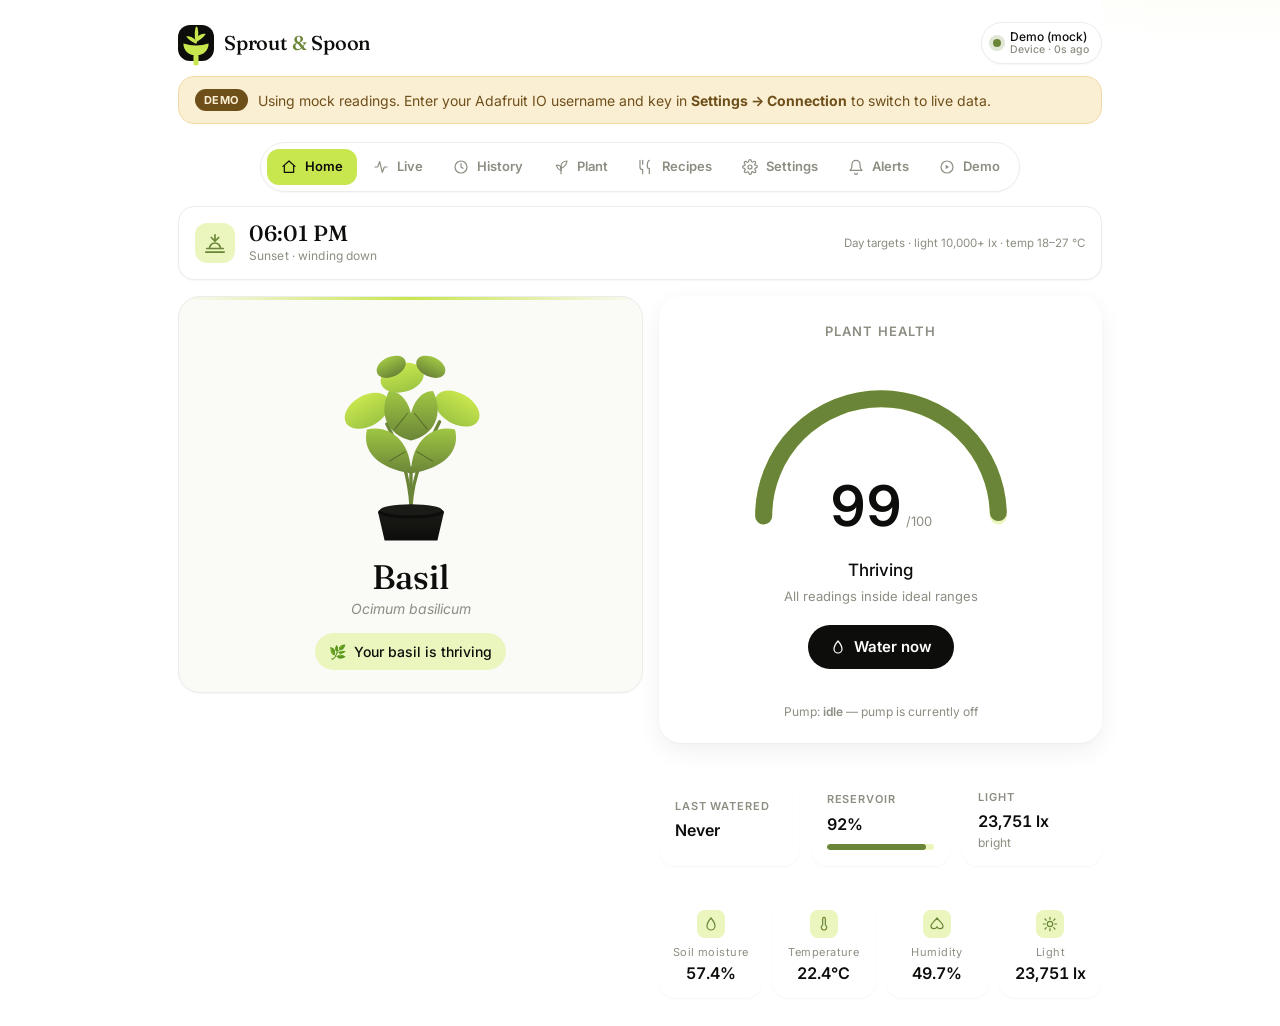
<file: herb-garden/index.html>
<!DOCTYPE html>
<html lang="en">
<head>
  <meta charset="UTF-8" />
  <meta name="viewport" content="width=device-width, initial-scale=1.0, viewport-fit=cover" />
  <meta name="theme-color" content="#FFFFFF" />
  <title>Sprout and Spoon</title>
  <link rel="preconnect" href="https://fonts.googleapis.com">
  <link rel="preconnect" href="https://fonts.gstatic.com" crossorigin>
  <link href="https://fonts.googleapis.com/css2?family=Fraunces:opsz,wght@9..144,400;9..144,500;9..144,600&family=Inter:wght@400;500;600;700&display=swap" rel="stylesheet">
  <link rel="stylesheet" href="styles.css" />
</head>
<body>

<div class="app">

  <!-- Top bar -->
  <header class="topbar">
    <div class="brand">
      <span class="logo" aria-hidden="true">
        <!-- Sprout & Spoon logo: lime spoon bowl + handle cradling a
             three-leaf sprout. Matches the standalone brand asset. -->
        <svg viewBox="0 0 200 260" xmlns="http://www.w3.org/2000/svg"
             aria-hidden="true">
          <g fill="currentColor">
            <!-- Left leaf -->
            <path d="M 100 132
                     C 84 124, 60 112, 46 92
                     C 56 86, 78 92, 92 106
                     C 100 114, 102 124, 100 132 Z"/>
            <!-- Right leaf -->
            <path d="M 100 122
                     C 116 114, 140 100, 154 78
                     C 144 72, 122 78, 108 94
                     C 100 104, 98 114, 100 122 Z"/>
            <!-- Centre leaf with curved stem -->
            <path d="M 100 132
                     C 94 110, 90 80, 96 50
                     C 100 32, 106 32, 110 50
                     C 116 78, 112 108, 102 132
                     L 100 132 Z"/>
            <!-- Spoon bowl: open at top with a soft dip in the rim,
                 curving down into a rounded base. -->
            <path d="M 30 130
                     Q 100 152 170 130
                     C 170 168, 142 196, 100 196
                     C 58 196, 30 168, 30 130 Z"/>
            <!-- Spoon handle -->
            <rect x="86" y="194" width="28" height="58" rx="6"/>
          </g>
        </svg>
      </span>
      <span class="brand-wordmark">Sprout <span class="amp">&amp;</span> Spoon</span>
    </div>

    <div class="topbar-right">
      <span class="conn-chip ok" id="conn-chip">
        <span class="dot"></span>
        <span class="conn-text">
          <span id="conn-label">Connected</span>
          <span class="conn-sync" id="conn-sync"></span>
        </span>
      </span>
    </div>
  </header>

  <!-- Demo banner (live mode, mock source only) -->
  <div class="banner" id="demo-banner">
    <span class="pill">Demo</span>
    <span id="banner-msg">Using mock readings. Enter your Adafruit IO username and key in <strong>Settings → Connection</strong> to switch to live data.</span>
  </div>

  <!-- Tab nav -->
  <nav class="tabbar">
    <div class="tabbar-inner" id="tabbar">
      <button class="tab active" data-tab="home">
        <svg viewBox="0 0 24 24" fill="none" stroke="currentColor" stroke-linecap="round" stroke-linejoin="round">
          <path d="M3 11l9-8 9 8"/><path d="M5 10v10h14V10"/>
        </svg>
        Home
      </button>
      <button class="tab" data-tab="live">
        <svg viewBox="0 0 24 24" fill="none" stroke="currentColor" stroke-linecap="round" stroke-linejoin="round">
          <path d="M3 12h4l3-8 4 16 3-8h4"/>
        </svg>
        Live
      </button>
      <button class="tab" data-tab="history">
        <svg viewBox="0 0 24 24" fill="none" stroke="currentColor" stroke-linecap="round" stroke-linejoin="round">
          <circle cx="12" cy="12" r="9"/><path d="M12 7v5l3 2"/>
        </svg>
        History
      </button>
      <button class="tab" data-tab="profile">
        <svg viewBox="0 0 24 24" fill="none" stroke="currentColor" stroke-linecap="round" stroke-linejoin="round">
          <path d="M12 22V11"/>
          <path d="M12 11c0-5 4-8 9-8-1 7-4 9-9 11z"/>
          <path d="M12 14c0-3-3-5-7-5 1 5 3 7 7 8z"/>
        </svg>
        Plant
      </button>
      <button class="tab" data-tab="recipes">
        <svg viewBox="0 0 24 24" fill="none" stroke="currentColor" stroke-linecap="round" stroke-linejoin="round">
          <path d="M3 2v10a4 4 0 0 0 4 4v6"/>
          <path d="M7 2v6"/>
          <path d="M17 2c-2 1-3 4-3 7v3a2 2 0 0 0 2 2h1v8"/>
        </svg>
        Recipes
      </button>
      <button class="tab" data-tab="settings">
        <svg viewBox="0 0 24 24" fill="none" stroke="currentColor" stroke-linecap="round" stroke-linejoin="round">
          <circle cx="12" cy="12" r="3"/>
          <path d="M19.4 15a1.6 1.6 0 0 0 .3 1.7l.1.1a2 2 0 1 1-2.8 2.8l-.1-.1a1.6 1.6 0 0 0-1.7-.3 1.6 1.6 0 0 0-1 1.5V21a2 2 0 1 1-4 0v-.1A1.6 1.6 0 0 0 9 19.4a1.6 1.6 0 0 0-1.7.3l-.1.1a2 2 0 1 1-2.8-2.8l.1-.1A1.6 1.6 0 0 0 4.6 15a1.6 1.6 0 0 0-1.5-1H3a2 2 0 1 1 0-4h.1A1.6 1.6 0 0 0 4.6 9a1.6 1.6 0 0 0-.3-1.7l-.1-.1a2 2 0 1 1 2.8-2.8l.1.1A1.6 1.6 0 0 0 9 4.6a1.6 1.6 0 0 0 1-1.5V3a2 2 0 1 1 4 0v.1a1.6 1.6 0 0 0 1 1.5 1.6 1.6 0 0 0 1.7-.3l.1-.1a2 2 0 1 1 2.8 2.8l-.1.1a1.6 1.6 0 0 0-.3 1.7c.2.4.7.6 1.1.6H21a2 2 0 1 1 0 4h-.1a1.6 1.6 0 0 0-1.5 1z"/>
        </svg>
        Settings
      </button>
      <button class="tab" data-tab="alerts">
        <svg viewBox="0 0 24 24" fill="none" stroke="currentColor" stroke-linecap="round" stroke-linejoin="round">
          <path d="M6 8a6 6 0 1 1 12 0c0 7 3 9 3 9H3s3-2 3-9"/>
          <path d="M10 21a2 2 0 0 0 4 0"/>
        </svg>
        Alerts
      </button>
      <button class="tab" data-tab="demo">
        <svg viewBox="0 0 24 24" fill="none" stroke="currentColor" stroke-linecap="round" stroke-linejoin="round">
          <circle cx="12" cy="12" r="9"/>
          <path d="M10 8.5l5 3.5-5 3.5z" fill="currentColor" stroke="none"/>
        </svg>
        Demo
      </button>
    </div>
  </nav>

  <main>
    <!-- HOME -->
    <section class="panel active" id="panel-home">
      <!-- Cycle banner: local time + day/night cycle + active targets -->
      <div class="cycle-banner" id="cycle-banner" data-cycle="day">
        <span class="cycle-icon" id="cycle-icon" aria-hidden="true"></span>
        <div class="cycle-body">
          <div class="cycle-time" id="cycle-time">--:--</div>
          <div class="cycle-mode" id="cycle-mode">Day cycle</div>
        </div>
        <div class="cycle-targets" id="cycle-targets">—</div>
      </div>

      <div class="home-grid">
        <div class="hero">
          <div class="hero-art" id="hero-art"></div>
          <h1 id="hero-name">Basil</h1>
          <p class="sci" id="hero-sci">Ocimum basilicum</p>
          <div class="status-summary">
            <span id="hero-status-icon" aria-hidden="true">🌿</span>
            <span id="hero-status">Your basil is thriving</span>
          </div>
          <p class="harvest-badge" id="harvest-badge" hidden>
            <svg viewBox="0 0 24 24" width="14" height="14" fill="none" stroke="currentColor" stroke-width="2" stroke-linecap="round" stroke-linejoin="round" aria-hidden="true">
              <path d="M5 12l4 4 10-10"/>
            </svg>
            <span>Ready to harvest — use the leaves in today's recipe</span>
          </p>
          <p class="demo-profile-note" id="demo-profile-note" hidden>
            Demo profile — switch to Basil in Settings for live readings.
          </p>
        </div>

        <div class="right-col">
          <div class="card gauge-card">
            <p class="card-title">Plant Health</p>
            <div class="gauge-wrap">
              <svg class="gauge-svg" viewBox="0 0 300 180">
                <path class="gauge-track" d="M 40 150 A 110 110 0 0 1 260 150"/>
                <path id="gauge-fill" class="gauge-fill" d="M 40 150 A 110 110 0 0 1 260 150"/>
              </svg>
              <div class="gauge-readout">
                <div><span class="gauge-number" id="gauge-num">--</span><span class="gauge-suffix"> /100</span></div>
              </div>
            </div>
            <p class="gauge-explanation" id="gauge-exp">Calculating…</p>
            <p class="gauge-sub" id="gauge-sub">Combining moisture, temperature, light & more</p>
            <div class="gauge-actions">
              <button class="btn" id="water-btn" type="button">
                <svg viewBox="0 0 24 24" width="16" height="16" fill="none" stroke="currentColor" stroke-width="1.8" stroke-linecap="round" stroke-linejoin="round">
                  <path d="M12 3s-6 7-6 12a6 6 0 0 0 12 0c0-5-6-12-6-12z"/>
                </svg>
                Water now
              </button>
            </div>
            <p class="water-feedback" id="water-feedback" role="status" aria-live="polite"></p>
            <p class="pump-status-line" id="pump-status-line">
              Pump: <span id="pump-status-value">—</span><span id="pump-status-explain"></span>
            </p>
          </div>

          <div class="strip">
            <div class="tile" id="tile-watered">
              <span class="tlabel">Last watered</span>
              <span class="tvalue" id="lw-value">Never</span>
              <span class="tsub" id="lw-sub"></span>
            </div>
            <div class="tile" id="tile-reservoir">
              <span class="tlabel">Reservoir</span>
              <span class="tvalue" id="res-value">--%</span>
              <div class="res-bar"><span id="res-bar-fill" style="width:0"></span></div>
            </div>
            <div class="tile" id="tile-light">
              <span class="tlabel">Light</span>
              <span class="tvalue" id="light-value">--</span>
              <span class="tsub" id="light-sub"></span>
            </div>
          </div>

          <div class="metrics-row" id="key-metrics"></div>
        </div>
      </div>
    </section>

    <!-- LIVE DATA -->
    <section class="panel" id="panel-live">
      <h2>Live data</h2>
      <div class="live-grid" id="live-grid"></div>
    </section>

    <!-- HISTORY -->
    <section class="panel" id="panel-history">
      <h2>History</h2>
      <p class="section-title">Recent watering</p>
      <div class="events" id="hist-water"></div>
      <p class="section-title">Recent alerts</p>
      <div class="events" id="hist-alerts"></div>
    </section>

    <!-- PLANT PROFILE -->
    <section class="panel" id="panel-profile">
      <h2>Plant profile</h2>

      <div class="herb-picker" id="herb-picker">
        <!-- Filled at runtime with the available herbs. Picking one
             updates settings.selected_plant. -->
      </div>

      <div class="card profile-card">
        <div class="header">
          <div class="art" id="profile-art"></div>
          <div>
            <h2 id="prof-name">Basil</h2>
            <p class="sci" id="prof-sci">Ocimum basilicum</p>
            <p class="live-badge" id="prof-live-badge"></p>
          </div>
        </div>
        <p class="notes" id="prof-notes"></p>

        <p class="section-title" style="margin-top:22px">At a glance</p>
        <div class="info-cards" id="info-cards"></div>

        <p class="section-title" style="margin-top:22px">Ideal ranges</p>
        <div class="ranges" id="ranges"></div>
      </div>

      <div class="card" style="margin-top:16px">
        <p class="card-title">Seasonality · UK</p>
        <p class="muted small" id="season-headline">…</p>
        <div class="season-grid" id="season-grid"></div>
        <p class="muted small" style="margin-top:10px">Practical growing guidance, not a hard forecast.</p>
      </div>
    </section>

    <!-- RECIPES -->
    <section class="panel" id="panel-recipes">
      <h2>Recipes</h2>

      <div class="card growth-card">
        <p class="card-title">Growth tracker</p>
        <div class="growth-row">
          <div class="growth-art" id="growth-art"></div>
          <div class="growth-body">
            <p class="muted small" id="growth-herb">Basil</p>
            <h3 class="growth-headline" id="growth-headline">Day —</h3>
            <p class="growth-stage" id="growth-stage">…</p>
            <p class="growth-rec" id="growth-rec">…</p>
          </div>
        </div>
        <div class="growth-bar"><span id="growth-bar-fill"></span></div>
        <div class="growth-marks" id="growth-marks"></div>
      </div>

      <div class="card recipe-card" id="recipe-card">
        <p class="card-title">Recipe of the day</p>
        <h2 class="recipe-title" id="recipe-title">—</h2>
        <p class="recipe-blurb" id="recipe-blurb">—</p>
        <p class="section-title" style="margin-top:18px">Ingredients</p>
        <ul class="ingredients" id="recipe-ingredients"></ul>
        <p class="section-title" style="margin-top:18px">Method</p>
        <ol class="method" id="recipe-method"></ol>
        <div class="recipe-actions">
          <button class="btn" id="shopping-btn" type="button">
            <svg viewBox="0 0 24 24" width="16" height="16" fill="none" stroke="currentColor" stroke-width="1.8" stroke-linecap="round" stroke-linejoin="round">
              <path d="M6 6h15l-2 9H7z"/><circle cx="9" cy="20" r="1.5"/><circle cx="18" cy="20" r="1.5"/><path d="M6 6L4 2H2"/>
            </svg>
            Shopping List
          </button>
        </div>
      </div>
    </section>

    <!-- SHOPPING — sub-view of Recipes (no tab) -->
    <section class="panel" id="panel-shopping">
      <button class="back-link" id="back-to-recipe" type="button">
        <svg viewBox="0 0 24 24" width="14" height="14" fill="none" stroke="currentColor" stroke-width="2" stroke-linecap="round" stroke-linejoin="round"><path d="M15 6l-6 6 6 6"/></svg>
        Return to Recipe
      </button>
      <h2 id="shopping-title">Shopping list</h2>
      <p class="muted" id="shopping-subtitle">—</p>
      <div class="card shopping-card">
        <ul class="shopping" id="shopping-items"></ul>
        <p class="muted small" id="shopping-status" style="margin-top:8px">—</p>
      </div>
    </section>

    <!-- SETTINGS -->
    <section class="panel" id="panel-settings">
      <h2>Settings</h2>

      <p class="section-title">Watering</p>
      <div class="form">
        <div class="field">
          <div>
            <label for="set-threshold">Moisture threshold</label>
            <p class="hint">Auto-water when moisture drops below this</p>
          </div>
          <input id="set-threshold" type="number" min="0" max="100" step="1"/>
        </div>
        <div class="field">
          <div>
            <label for="set-cooldown">Watering cooldown</label>
            <p class="hint">Minimum seconds between waterings</p>
          </div>
          <input id="set-cooldown" type="number" min="0" step="10"/>
        </div>
        <div class="field">
          <div>
            <label for="set-low-res">Low reservoir alert</label>
            <p class="hint">Refill warning below this percent</p>
          </div>
          <input id="set-low-res" type="number" min="0" max="100" step="1"/>
        </div>
      </div>

      <p class="section-title">Notifications</p>
      <div class="form">
        <div class="field">
          <div>
            <label>Show in-app banners</label>
            <p class="hint">Watering completed, low reservoir, etc.</p>
          </div>
          <label class="switch" id="sw-notifs">
            <input type="checkbox" id="set-notifs"/>
          </label>
        </div>
      </div>

      <p class="section-title">Connection</p>
      <div class="form">
        <div class="field">
          <div>
            <label for="set-source">Data source</label>
            <p class="hint">Adafruit IO (live), demo mock, or USB serial debug</p>
          </div>
          <select id="set-source">
            <option value="adafruit">Adafruit IO (live)</option>
            <option value="mock">Mock / Demo</option>
            <option value="serial">Serial (debug only)</option>
          </select>
        </div>

        <!-- Adafruit IO group (visible when source = adafruit) -->
        <div id="aio-config" hidden>
          <div class="field">
            <div>
              <label for="aio-username">Adafruit IO username</label>
              <p class="hint">Your io.adafruit.com account name</p>
            </div>
            <input id="aio-username" type="text" placeholder="your-username" autocomplete="off"/>
          </div>
          <div class="field">
            <div>
              <label for="aio-key">AIO key</label>
              <p class="hint">From io.adafruit.com/my-key. Stored locally in your browser only.</p>
            </div>
            <input id="aio-key" type="password" placeholder="aio_xxxxxxxx" autocomplete="off"/>
          </div>
          <div class="field">
            <div>
              <label for="aio-poll">Poll interval</label>
              <p class="hint">Seconds between feed reads (5–30)</p>
            </div>
            <input id="aio-poll" type="number" min="5" max="30" step="1"/>
          </div>

          <details class="aio-feeds-group">
            <summary>Feed slugs (defaults match the firmware)</summary>
            <div class="field">
              <div><label for="aio-feed-moisture">Moisture feed</label></div>
              <input id="aio-feed-moisture" type="text" placeholder="soil-moisture"/>
            </div>
            <div class="field">
              <div><label for="aio-feed-temperature">Temperature feed</label></div>
              <input id="aio-feed-temperature" type="text" placeholder="temperature"/>
            </div>
            <div class="field">
              <div><label for="aio-feed-humidity">Humidity feed</label></div>
              <input id="aio-feed-humidity" type="text" placeholder="humidity"/>
            </div>
            <div class="field">
              <div><label for="aio-feed-light">Light feed</label></div>
              <input id="aio-feed-light" type="text" placeholder="light-level"/>
            </div>
            <div class="field">
              <div><label for="aio-feed-reservoir">Reservoir feed</label></div>
              <input id="aio-feed-reservoir" type="text" placeholder="water-reservoir"/>
            </div>
            <div class="field">
              <div><label for="aio-feed-pump">Pump status feed</label></div>
              <input id="aio-feed-pump" type="text" placeholder="pump-status"/>
            </div>
            <div class="field">
              <div><label for="aio-feed-cmd">Water command feed</label></div>
              <input id="aio-feed-cmd" type="text" placeholder="water-command"/>
            </div>
            <div class="field">
              <div><label for="aio-feed-herb">Selected herb feed</label></div>
              <input id="aio-feed-herb" type="text" placeholder="selected-herb"/>
            </div>
          </details>

          <div class="field">
            <div>
              <label>Connection status</label>
              <p class="hint" id="aio-status-hint">Not yet connected</p>
            </div>
            <button class="btn ghost" id="test-aio" type="button">Test connection</button>
          </div>
        </div>

        <!-- Serial debug group (hidden unless serial is selected) -->
        <div class="field" id="serial-status-row" hidden>
          <div>
            <label>Serial port (debug)</label>
            <p class="hint" id="serial-port-hint">Not connected</p>
          </div>
          <button class="btn ghost" id="connect-serial">Connect Arduino</button>
        </div>
      </div>

      <p class="section-title">Garden</p>
      <div class="form">
        <div class="field">
          <div>
            <label for="set-plant">Currently growing</label>
            <p class="hint">Basil is wired to live readings. Others are demo profiles.</p>
          </div>
          <select id="set-plant"></select>
        </div>
        <div class="field">
          <div>
            <label>How did you start this herb?</label>
            <p class="hint" id="plant-source-hint">Drives growth-stage and harvest predictions in Recipes.</p>
          </div>
          <div class="plant-source-toggle" id="plant-source-toggle" role="radiogroup" aria-label="Plant source">
            <button type="button" class="ps-opt" data-value="seeds" role="radio" aria-checked="false">
              <span class="ps-icon" aria-hidden="true">
                <svg viewBox="0 0 24 24" width="14" height="14" fill="none" stroke="currentColor" stroke-width="1.8" stroke-linecap="round" stroke-linejoin="round">
                  <path d="M12 22V11"/>
                  <path d="M12 11c0-5 4-8 9-8-1 7-4 9-9 11z"/>
                  <path d="M12 14c0-3-3-5-7-5 1 5 3 7 7 8z"/>
                </svg>
              </span>
              From seed
            </button>
            <button type="button" class="ps-opt" data-value="mature" role="radio" aria-checked="false">
              <span class="ps-icon" aria-hidden="true">
                <svg viewBox="0 0 24 24" width="14" height="14" fill="none" stroke="currentColor" stroke-width="1.8" stroke-linecap="round" stroke-linejoin="round">
                  <path d="M6 6h15l-2 9H7z"/>
                  <circle cx="9" cy="20" r="1.5"/>
                  <circle cx="18" cy="20" r="1.5"/>
                  <path d="M6 6L4 2H2"/>
                </svg>
              </span>
              Shop-bought / mature
            </button>
          </div>
        </div>
        <div class="field">
          <div>
            <label for="set-planted-date" id="planted-date-label">Planted date</label>
            <p class="hint" id="planted-hint">Used by Recipes for growth tracking</p>
          </div>
          <input id="set-planted-date" type="date"/>
        </div>
      </div>
    </section>

    <!-- ALERTS -->
    <section class="panel" id="panel-alerts">
      <h2>Alerts</h2>
      <div class="events" id="all-alerts"></div>
    </section>

    <!-- DEMO — guided walkthrough of the auto-water workflow. The moisture
         on this page is driven entirely by the demo state machine; it
         does NOT reflect the live sensor. The only real action is the
         water:8000 POST to Adafruit IO when moisture crosses 35%. -->
    <section class="panel" id="panel-demo">
      <h2>Demo</h2>
      <p class="demo-intro">
        Press <strong>Start Demo</strong> and watch the auto-water workflow
        play out: moisture drifts down from 37%, crosses the 35% threshold,
        the app posts <code>water:8000</code> to your Adafruit IO water-command
        feed, and the moisture recovers toward a healthy level.
      </p>

      <div class="demo-toast" id="demo-toast" hidden role="status" aria-live="polite">
        <span class="ico" aria-hidden="true">
          <svg viewBox="0 0 24 24" width="14" height="14" fill="none" stroke="currentColor" stroke-width="2" stroke-linecap="round" stroke-linejoin="round">
            <path d="M5 12l4 4 10-10"/>
          </svg>
        </span>
        <div class="body">
          <div class="title" id="demo-toast-title">—</div>
          <div class="sub" id="demo-toast-sub"></div>
        </div>
      </div>

      <div class="demo-grid">
        <div class="hero demo-hero">
          <div class="hero-art" id="demo-art"></div>
          <h1>Basil</h1>
          <p class="sci">Ocimum basilicum</p>
          <div class="status-summary">
            <span aria-hidden="true">🌿</span>
            <span id="demo-stage">Press Start Demo to begin</span>
          </div>
        </div>

        <div class="right-col">
          <div class="card demo-moisture-card">
            <p class="card-title">Soil moisture</p>
            <div class="demo-moisture-value" id="demo-moisture-value">--%</div>
            <div class="demo-moisture-bar">
              <span class="demo-moisture-fill" id="demo-moisture-fill"></span>
              <span class="demo-moisture-threshold" aria-label="Auto-water threshold at 35 percent"></span>
            </div>
            <p class="demo-moisture-hint">Auto-water triggers below <strong>35%</strong></p>
          </div>

          <div class="card gauge-card demo-gauge-card">
            <p class="card-title">Plant Health</p>
            <div class="gauge-wrap">
              <svg class="gauge-svg" viewBox="0 0 300 180">
                <path class="gauge-track" d="M 40 150 A 110 110 0 0 1 260 150"/>
                <path id="demo-gauge-fill" class="gauge-fill" d="M 40 150 A 110 110 0 0 1 260 150"/>
              </svg>
              <div class="gauge-readout">
                <div><span class="gauge-number" id="demo-gauge-num">--</span><span class="gauge-suffix"> /100</span></div>
              </div>
            </div>
            <p class="gauge-explanation" id="demo-gauge-exp">Awaiting demo start</p>
          </div>

          <div class="demo-actions">
            <button class="btn" id="demo-start" type="button">Start Demo</button>
            <button class="btn ghost" id="demo-reset" type="button" hidden>Reset Demo</button>
          </div>
          <p class="demo-post-status" id="demo-post-status" role="status" aria-live="polite"></p>
        </div>
      </div>
    </section>

  </main>
</div>

<script src="js/plants.js"></script>
<script src="js/health.js"></script>
<script src="js/storage.js"></script>
<script src="js/sources.js"></script>
<script src="js/recipes.js"></script>
<script src="js/seasonality.js"></script>
<script src="js/cycle.js"></script>
<script src="js/app.js"></script>
</body>
</html>
</file>
<file: herb-garden/styles.css>
/* ============================================================
   Sprout and Spoon — design system
   Aesthetic lime · black · white.  Mobile-first.
   ============================================================ */

:root {
  /* Surfaces */
  --bg:           #FFFFFF;
  --bg-tint:      #FAFAF7;
  --card:         #FFFFFF;
  --card-soft:    #FAFAF7;

  /* Ink */
  --ink:          #0D0E0B;
  --ink-2:        #2A2C24;
  --muted:        #8A8F82;
  --hairline:     #ECECE8;

  /* Lime palette (the only accent — used sparingly) */
  --lime:         #C8E64E;
  --lime-soft:    #EAF6BD;
  --lime-tint:    #F4FAE1;
  --lime-deep:    #6B8538;

  /* Backwards-compatible aliases so existing rules keep working.
     New rules should prefer --lime / --lime-soft / --lime-deep. */
  --sage:         var(--lime-deep);
  --sage-deep:    var(--lime-deep);
  --sage-soft:    var(--lime-soft);
  --sage-tint:    var(--lime-tint);

  /* Status accents */
  --warn:         #C9A055;
  --warn-soft:    #FBEFD3;
  --bad:          #B85C5C;
  --bad-soft:     #F6DEDE;
  --good:         var(--lime-deep);

  /* Type */
  --display: "Fraunces", "DM Serif Display", Georgia, "Times New Roman", serif;
  --sans:    "Inter", system-ui, -apple-system, "Segoe UI", Roboto,
             "Helvetica Neue", Arial, sans-serif;

  /* Radii & shadows */
  --r-sm: 10px;
  --r-md: 16px;
  --r-lg: 22px;
  --shadow-sm: 0 1px 2px rgba(13, 14, 11, .04);
  --shadow-md: 0 1px 2px rgba(13, 14, 11, .04),
               0 8px 24px rgba(13, 14, 11, .06);
  --shadow-lg: 0 2px 4px rgba(13, 14, 11, .05),
               0 18px 48px rgba(13, 14, 11, .08);

  /* Layout */
  --pad: 20px;
  --gap: 16px;
}

* { box-sizing: border-box; }
html, body { margin: 0; padding: 0; }

body {
  background: var(--bg);
  color: var(--ink-2);
  font-family: var(--sans);
  font-size: 16px;
  line-height: 1.5;
  -webkit-font-smoothing: antialiased;
  text-rendering: optimizeLegibility;
  min-height: 100vh;
  /* Single faint lime glow in the top-right corner — calm, modern. */
  background-image:
    radial-gradient(1100px 480px at 100% -240px,
                    rgba(200, 230, 78, .22) 0%,
                    rgba(200, 230, 78, 0) 60%);
  background-attachment: fixed;
}

h1, h2, h3, h4 { color: var(--ink); margin: 0; font-weight: 600; }
h1 { font-family: var(--display); font-weight: 500; }
h2 { font-family: var(--display); font-weight: 500; font-size: 28px; }
h3 { font-size: 16px; letter-spacing: .01em; }

p { margin: 0; }
button { font: inherit; cursor: pointer; }

/* ============================================================
   Layout shell
   ============================================================ */

.app {
  max-width: 980px;
  margin: 0 auto;
  min-height: 100vh;
  padding: 0 var(--pad) 110px;
}

/* Top bar */
.topbar {
  position: sticky; top: 0; z-index: 30;
  display: flex; align-items: center; justify-content: space-between;
  gap: 10px;
  padding: 16px 0 12px;
  background: linear-gradient(to bottom, var(--bg) 70%, rgba(255,255,255,0));
}
.brand {
  display: flex; align-items: center; gap: 10px;
  font-family: var(--display);
  font-size: 20px;
  color: var(--ink);
  font-weight: 500;
  white-space: nowrap;
  flex-shrink: 0;
}
.brand .logo {
  width: 36px; height: 36px;
  display: grid; place-items: center;
  background: var(--ink);
  color: var(--lime);
  border-radius: 12px;
}
.brand .brand-wordmark {
  letter-spacing: -0.01em;
}
.brand .brand-wordmark .amp {
  color: var(--lime-deep);
  font-weight: 500;
  margin: 0 1px;
}

.topbar-right { display: flex; align-items: center; gap: 6px; min-width: 0; flex-wrap: wrap; justify-content: flex-end; }

/* Connection chip */
.conn-chip {
  display: inline-flex; align-items: center; gap: 9px;
  padding: 7px 12px 7px 11px;
  border-radius: 999px;
  background: var(--card);
  box-shadow: var(--shadow-sm);
  font-size: 12px; font-weight: 500;
  color: var(--ink);
  white-space: nowrap;
  border: 1px solid var(--hairline);
}
.conn-chip .conn-text {
  display: flex; flex-direction: column; line-height: 1.15;
}
.conn-chip .conn-sync {
  color: var(--muted); font-size: 10.5px; font-weight: 500;
}
.conn-chip .conn-sync:empty { display: none; }
@media (max-width: 480px) {
  .brand { font-size: 18px; gap: 8px; }
  .brand .logo { width: 32px; height: 32px; }
  .conn-chip .conn-sync { display: none; }
  .conn-chip { padding: 6px 10px; }
}
.conn-chip .dot {
  width: 8px; height: 8px; border-radius: 50%;
  background: var(--muted);
  flex-shrink: 0;
}
.conn-chip.ok    .dot { background: var(--lime-deep); box-shadow: 0 0 0 4px rgba(107,133,56,.20); }
.conn-chip.stale .dot { background: var(--warn); box-shadow: 0 0 0 4px rgba(201,160,85,.18); }
.conn-chip.off   .dot { background: var(--bad);  box-shadow: 0 0 0 4px rgba(184,92,92,.18); }

/* Demo selector */
.demo-select {
  position: relative;
  display: inline-flex; align-items: center;
  background: var(--ink); color: var(--card);
  border-radius: 999px;
  padding: 7px 26px 7px 14px;
  font-size: 13px; font-weight: 600;
  box-shadow: var(--shadow-sm);
  max-width: 220px;
}
.demo-select .ts-label {
  margin-right: 6px;
  color: rgba(255,255,255,.65);
  font-weight: 500;
  font-size: 11px;
  text-transform: uppercase;
  letter-spacing: .08em;
}
.demo-select::before {
  content: "";
  width: 8px; height: 8px; border-radius: 50%;
  background: var(--warn);
  margin-right: 8px;
}
.demo-select select {
  appearance: none; -webkit-appearance: none;
  background: transparent; color: inherit; border: 0;
  font: inherit; padding-right: 18px; cursor: pointer;
  outline: none;
}
.demo-select::after {
  content: "";
  position: absolute; right: 12px; top: 50%;
  width: 8px; height: 8px;
  border-right: 1.5px solid currentColor;
  border-bottom: 1.5px solid currentColor;
  transform: translateY(-70%) rotate(45deg);
  pointer-events: none;
}

/* Demo banner */
.banner {
  background: var(--warn-soft);
  color: #6E4F1A;
  padding: 12px 16px;
  border-radius: var(--r-md);
  margin-bottom: 18px;
  font-size: 14px;
  display: flex; align-items: center; gap: 10px;
  border: 1px solid #EFD9A5;
}
.banner.hidden { display: none; }
.banner .pill {
  background: #6E4F1A; color: var(--warn-soft);
  padding: 3px 9px; border-radius: 999px;
  font-size: 11px; font-weight: 700; letter-spacing: .04em; text-transform: uppercase;
}

/* ============================================================
   Cards
   ============================================================ */

.card {
  background: var(--card);
  border-radius: var(--r-lg);
  box-shadow: var(--shadow-md);
  padding: 22px;
}
.card-title {
  font-size: 13px; letter-spacing: .08em; text-transform: uppercase;
  color: var(--muted); font-weight: 600;
  margin-bottom: 14px;
}

/* ============================================================
   Home: hero + gauge
   ============================================================ */

.hero {
  position: relative;
  background: var(--card-soft);
  border: 1px solid var(--hairline);
  border-radius: var(--r-lg);
  padding: 24px 22px 22px;
  box-shadow: var(--shadow-sm);
  text-align: center;
  overflow: hidden;
}
.hero::before {
  content: "";
  position: absolute; left: 0; right: 0; top: 0;
  height: 3px;
  background: linear-gradient(90deg, transparent, var(--lime), transparent);
  pointer-events: none;
}
.demo-profile-note {
  display: inline-block;
  margin-top: 10px;
  padding: 6px 12px;
  border-radius: 999px;
  background: var(--bg-tint);
  color: var(--muted);
  font-size: 12px;
}
.demo-profile-note[hidden] { display: none; }
.hero-art {
  width: 60%; max-width: 220px; aspect-ratio: 1/1;
  margin: 4px auto 14px;
  display: grid; place-items: center;
}
.hero-art svg { width: 100%; height: 100%; }
.hero h1 { font-size: 34px; line-height: 1.1; margin-bottom: 2px; }
.hero .sci {
  font-style: italic; color: var(--muted); font-size: 14px;
  margin-bottom: 14px;
}
.hero .status-summary {
  display: inline-flex; align-items: center; gap: 8px;
  padding: 8px 14px;
  background: var(--lime-soft);
  border-radius: 999px;
  color: var(--ink); font-weight: 500; font-size: 14px;
}

/* Gauge */
.gauge-card {
  margin-top: 16px;
  text-align: center;
  padding: 26px 22px 22px;
}
.gauge-wrap {
  max-width: 320px; margin: 0 auto;
  position: relative;
}
.gauge-svg { width: 100%; height: auto; display: block; }
.gauge-track { fill: none; stroke: var(--lime-soft); stroke-width: 16; stroke-linecap: round; }
.gauge-fill  { fill: none; stroke-width: 16; stroke-linecap: round;
               transition: stroke-dashoffset 700ms cubic-bezier(.2,.7,.2,1),
                           stroke 500ms ease; }
.gauge-readout {
  position: absolute; left: 0; right: 0; bottom: 14px;
  display: flex; flex-direction: column; align-items: center; gap: 2px;
}
.gauge-number {
  font-family: var(--sans);
  font-size: 56px; font-weight: 600; line-height: 1;
  color: var(--ink); font-variant-numeric: tabular-nums;
}
.gauge-suffix { color: var(--muted); font-size: 13px; }
.gauge-explanation {
  margin-top: 10px;
  font-size: 17px; font-weight: 500; color: var(--ink);
}
.gauge-sub {
  margin-top: 4px;
  font-size: 13px; color: var(--muted);
}

/* Water now button (only when not in demo scenario mode) */
.btn {
  display: inline-flex; align-items: center; justify-content: center;
  gap: 8px;
  border: 0; border-radius: 999px;
  padding: 11px 22px;
  font-weight: 600; font-size: 15px;
  background: var(--ink); color: var(--card);
  transition: transform 80ms ease, background 180ms ease;
}
.btn:hover { background: #1A1B17; }
.btn:active { transform: scale(.98); }
.btn.ghost  { background: transparent; color: var(--ink); box-shadow: inset 0 0 0 1px var(--hairline); }
.btn.ghost:hover { background: var(--bg-tint); }
.btn.full   { width: 100%; }
.btn:disabled { background: #C7CCC2; color: #fff; cursor: not-allowed; }
.btn.accent { background: var(--lime); color: var(--ink); }
.btn.accent:hover { background: #B7D63D; }
.back-link {
  appearance: none; background: transparent; border: 0;
  color: var(--muted); font: inherit; font-weight: 500;
  display: inline-flex; align-items: center; gap: 6px;
  padding: 6px 0; margin-bottom: 6px;
  cursor: pointer;
}
.back-link:hover { color: var(--ink); }

.gauge-actions { margin-top: 18px; display: flex; gap: 8px; justify-content: center; flex-wrap: wrap; }

/* Water-now feedback line — sits under the button, aria-live for SR. */
.water-feedback {
  margin: 10px auto 0;
  min-height: 1.2em;
  text-align: center;
  font-size: 13px;
  color: var(--muted);
  transition: color 200ms ease;
}
.water-feedback.info  { color: var(--ink-2); }
.water-feedback.ok    { color: var(--lime-deep); }
.water-feedback.error { color: var(--bad); }

/* Pump status line — small footnote under the water feedback. */
.pump-status-line {
  margin: 8px auto 0;
  text-align: center;
  font-size: 12px;
  color: var(--muted);
  font-variant-numeric: tabular-nums;
}
.pump-status-line[hidden] { display: none; }
.pump-status-line .ps-idle      { color: var(--muted); font-weight: 600; }
.pump-status-line .ps-running   { color: var(--lime-deep); font-weight: 600; }
.pump-status-line .ps-completed { color: var(--lime-deep); font-weight: 600; }
.pump-status-line .ps-blocked   { color: var(--warn); font-weight: 600; }
.pump-status-line .ps-error     { color: var(--bad);  font-weight: 600; }
.pump-status-line .ps-           { color: var(--muted); }

/* ============================================================
   Status strip (last watered / reservoir / light)
   ============================================================ */

.strip {
  margin-top: 16px;
  display: grid;
  grid-template-columns: repeat(3, 1fr);
  gap: 12px;
}
.strip .tile {
  background: var(--card);
  border-radius: var(--r-md);
  padding: 14px 16px;
  box-shadow: var(--shadow-sm);
  min-height: 76px;
  display: flex; flex-direction: column; justify-content: center;
}
.tile .tlabel {
  font-size: 11px; letter-spacing: .08em; text-transform: uppercase;
  color: var(--muted); font-weight: 600;
}
.tile .tvalue {
  margin-top: 4px;
  color: var(--ink); font-weight: 600;
  font-size: 16px;
  font-variant-numeric: tabular-nums;
}
.tile .tsub { color: var(--muted); font-size: 12px; margin-top: 1px; }
.tile.warn .tvalue { color: var(--warn); }
.tile.bad  .tvalue { color: var(--bad); }

/* Reservoir bar */
.res-bar {
  margin-top: 8px;
  height: 6px; border-radius: 999px;
  background: var(--lime-soft);
  overflow: hidden;
}
.res-bar > span {
  display: block; height: 100%;
  background: var(--lime-deep);
  border-radius: 999px;
  transition: width 600ms ease, background 300ms ease;
}
.tile.warn .res-bar > span { background: var(--warn); }
.tile.bad  .res-bar > span { background: var(--bad); }

/* ============================================================
   Key metrics row (small, secondary)
   ============================================================ */

.metrics-row {
  margin-top: 16px;
  display: grid;
  grid-template-columns: repeat(4, 1fr);
  gap: 10px;
}
.chip {
  background: var(--card);
  border-radius: var(--r-md);
  padding: 12px 12px 13px;
  box-shadow: var(--shadow-sm);
  text-align: center;
}
.chip .icon {
  display: inline-grid; place-items: center;
  width: 28px; height: 28px;
  border-radius: 8px;
  background: var(--lime-soft); color: var(--lime-deep);
  margin-bottom: 6px;
}
.chip .icon svg { width: 16px; height: 16px; }
.chip .ml { font-size: 11px; color: var(--muted); letter-spacing: .04em; }
.chip .mv {
  font-weight: 600; color: var(--ink); font-size: 16px;
  font-variant-numeric: tabular-nums;
}
.chip.warn .icon { background: var(--warn-soft); color: #8A6919; }
.chip.bad  .icon { background: var(--bad-soft);  color: #7E3535; }
.chip.warn .mv { color: var(--warn); }
.chip.bad  .mv { color: var(--bad); }
.chip .missing { color: var(--muted); font-style: italic; }

/* ============================================================
   Bottom tab nav
   ============================================================ */

.tabbar {
  position: fixed; left: 0; right: 0; bottom: 0;
  z-index: 40;
  background: rgba(255,255,255,.85);
  backdrop-filter: saturate(140%) blur(12px);
  border-top: 1px solid var(--hairline);
  padding: 10px 12px calc(10px + env(safe-area-inset-bottom, 0));
}
.tabbar-inner {
  max-width: 760px; margin: 0 auto;
  display: grid; grid-template-columns: repeat(8, 1fr); gap: 2px;
}
.tab {
  appearance: none; border: 0; background: transparent;
  display: flex; flex-direction: column; align-items: center; gap: 4px;
  padding: 6px 2px 4px;
  border-radius: 12px;
  color: var(--muted);
  font-size: 10.5px; font-weight: 600;
  transition: color 160ms ease, background 160ms ease;
  min-width: 0;
}
.tab span, .tab > svg + * { /* not used currently but reserved */ }
.tab svg { width: 22px; height: 22px; stroke-width: 1.8; }
.tab.active { color: var(--ink); background: var(--lime); }
.tab.active svg { color: var(--ink); }
@media (max-width: 380px) {
  /* Icon-only mode on the smallest screens so 8 tabs always fit. */
  .tab { font-size: 0; padding: 8px 4px; }
  .tab svg { width: 22px; height: 22px; }
}

/* ============================================================
   Panels
   ============================================================ */

.panel { display: none; }
.panel.active { display: block; }
.panel > h2 {
  margin: 6px 0 16px;
  font-size: 26px;
}

/* Live Data tab */
.live-grid {
  display: grid;
  grid-template-columns: repeat(2, 1fr);
  gap: 12px;
}
.metric-card {
  background: var(--card);
  border-radius: var(--r-lg);
  padding: 18px;
  box-shadow: var(--shadow-sm);
}
.metric-card .top {
  display: flex; align-items: center; gap: 10px;
  margin-bottom: 10px;
}
.metric-card .name { font-weight: 600; color: var(--ink); }
.metric-card .icon {
  width: 32px; height: 32px; border-radius: 10px;
  background: var(--sage-tint); color: var(--sage-deep);
  display: grid; place-items: center;
}
.metric-card .icon svg { width: 18px; height: 18px; }
.metric-card .value {
  font-size: 30px; font-weight: 600; color: var(--ink);
  font-variant-numeric: tabular-nums;
  line-height: 1.1;
}
.metric-card .unit { color: var(--muted); font-size: 16px; font-weight: 500; }
.metric-card .range-strip {
  margin-top: 12px;
  height: 6px; border-radius: 999px;
  background: var(--sage-tint);
  position: relative; overflow: hidden;
}
.metric-card .range-strip > .indicator {
  position: absolute; top: -3px; bottom: -3px;
  width: 4px; border-radius: 2px;
  background: var(--ink);
}
.metric-card.warn .range-strip > .indicator { background: var(--warn); }
.metric-card.bad  .range-strip > .indicator { background: var(--bad); }
.metric-card .target { color: var(--muted); font-size: 12px; margin-top: 8px; }
.metric-card .ts { color: var(--muted); font-size: 11px; margin-top: 6px; }

/* Live data: per-card explanation copy. Sits below the timestamp,
   separated by a hairline so the helper text reads as auxiliary. */
.metric-description {
  margin: 12px 0 0;
  padding-top: 12px;
  border-top: 1px solid var(--hairline);
  font-size: 12.5px;
  line-height: 1.5;
  color: var(--muted);
}

/* dim / medium / bright tag on the Light card top row. */
.metric-tag {
  margin-left: auto;
  padding: 2px 8px;
  border-radius: 999px;
  font-size: 11px;
  font-weight: 600;
  letter-spacing: .02em;
  background: var(--bg-tint);
  color: var(--muted);
  text-transform: lowercase;
}
.metric-tag.ml-dim    { background: var(--bg-tint);  color: var(--muted); }
.metric-tag.ml-medium { background: var(--warn-soft); color: #8A6919; }
.metric-tag.ml-bright { background: var(--lime);     color: var(--ink); }
.metric-card.missing .value { color: var(--muted); font-style: italic; font-size: 18px; }

/* History / Alerts list */
.events {
  display: grid; gap: 10px;
}
.event {
  background: var(--card);
  border-radius: var(--r-md);
  padding: 14px 16px;
  box-shadow: var(--shadow-sm);
  display: flex; align-items: center; justify-content: space-between; gap: 12px;
}
.event .left { display: flex; align-items: center; gap: 12px; }
.event .ico {
  width: 32px; height: 32px; border-radius: 10px;
  display: grid; place-items: center;
  background: var(--sage-tint); color: var(--sage-deep);
}
.event .ico.alert { background: var(--bad-soft); color: #7E3535; }
.event .ico.info  { background: var(--warn-soft); color: #8A6919; }
.event .msg { color: var(--ink); font-weight: 500; }
.event .when { color: var(--muted); font-size: 12px; }
.empty {
  color: var(--muted); text-align: center;
  padding: 32px; font-style: italic;
}

/* Plant profile */
.profile-card { padding: 26px; }
.profile-card .header {
  display: flex; gap: 18px; align-items: center; margin-bottom: 18px;
}
.profile-card .header .art {
  width: 88px; height: 88px;
  background: var(--sage-tint); border-radius: 18px;
  display: grid; place-items: center; flex-shrink: 0;
}
.profile-card .header .art svg { width: 70%; height: 70%; }
.profile-card .header h2 { line-height: 1.1; }
.profile-card .header .sci { font-style: italic; color: var(--muted); font-size: 14px; }
.profile-card .notes {
  background: var(--card-soft); border-radius: var(--r-md);
  padding: 14px 16px; font-size: 14px; color: var(--ink-2);
}
.ranges {
  margin-top: 18px;
  display: grid; gap: 8px;
}
.range-row {
  display: grid; grid-template-columns: 1.2fr 1fr 1fr .6fr;
  gap: 10px; padding: 12px 10px;
  border-bottom: 1px solid var(--hairline);
  align-items: center;
  font-size: 14px;
}
.range-row .rl { color: var(--ink); font-weight: 500; }
.range-row .rv { color: var(--ink-2); font-variant-numeric: tabular-nums; }
.range-row .rw { color: var(--sage-deep); font-weight: 600; text-align: right; }
.range-row.head { color: var(--muted); font-size: 12px; text-transform: uppercase; letter-spacing: .06em; }

/* Settings form */
.form {
  display: grid; gap: 14px;
}
.field {
  background: var(--card); border-radius: var(--r-md);
  padding: 14px 16px;
  box-shadow: var(--shadow-sm);
  display: flex; align-items: center; justify-content: space-between;
  gap: 12px;
}
.field label {
  color: var(--ink); font-weight: 500;
}
.field .hint { color: var(--muted); font-size: 12px; margin-top: 2px; }
.field input[type="number"], .field input[type="text"], .field select {
  appearance: none; -webkit-appearance: none;
  background: var(--card-soft);
  border: 1px solid var(--hairline);
  border-radius: 10px;
  padding: 9px 12px;
  font: inherit; color: var(--ink);
  width: 140px; text-align: right;
  font-variant-numeric: tabular-nums;
}
.field input[type="text"] { text-align: left; width: 180px; }
.field select { width: 180px; text-align: left; }

/* Toggle switch */
.switch {
  position: relative; width: 46px; height: 28px;
  background: var(--hairline); border-radius: 999px;
  transition: background 200ms ease;
  flex-shrink: 0;
}
.switch::after {
  content: ""; position: absolute; top: 3px; left: 3px;
  width: 22px; height: 22px; border-radius: 50%;
  background: white; box-shadow: 0 1px 3px rgba(0,0,0,.18);
  transition: transform 200ms ease;
}
.switch input { position: absolute; inset: 0; opacity: 0; cursor: pointer; }
.switch input:checked ~ .knob { left: 21px; }
.switch.on { background: var(--sage); }
.switch.on::after { transform: translateX(18px); }

.section-title {
  margin: 22px 0 10px; padding-left: 4px;
  font-size: 12px; letter-spacing: .08em; text-transform: uppercase;
  color: var(--muted); font-weight: 600;
}

/* ============================================================
   Plant illustration tweaks (inline SVG)
   ============================================================ */
.leafy { color: var(--sage); }

/* ============================================================
   Test Mode
   ============================================================ */

.test-note {
  display: flex; align-items: flex-start; gap: 12px;
  padding: 14px 16px;
  background: var(--card);
  border: 1px dashed var(--hairline);
  border-radius: var(--r-md);
  font-size: 14px; color: var(--ink-2);
  margin-bottom: 18px;
}
.pill-sim {
  flex-shrink: 0;
  background: var(--ink); color: var(--card);
  padding: 4px 10px; border-radius: 999px;
  font-size: 11px; font-weight: 700; letter-spacing: .08em;
}

.presets {
  display: flex;
  gap: 8px;
  overflow-x: auto;
  padding: 4px 2px 12px;
  margin: 0 -4px 18px;
  scrollbar-width: thin;
  -webkit-overflow-scrolling: touch;
}
.preset {
  flex-shrink: 0;
  appearance: none; border: 0;
  background: var(--card); color: var(--ink);
  padding: 10px 16px;
  border-radius: 999px;
  font: inherit; font-size: 13px; font-weight: 500;
  box-shadow: var(--shadow-sm);
  white-space: nowrap;
  transition: background 160ms ease, color 160ms ease;
}
.preset:hover { background: var(--sage-tint); color: var(--sage-deep); }
.preset.active { background: var(--ink); color: var(--card); }

.test-grid {
  display: grid;
  grid-template-columns: 1fr;
  gap: 16px;
}
.test-preview { display: grid; gap: 16px; }
.test-inputs { padding: 22px; }

/* Slider row */
.slider-row {
  padding: 12px 0;
  border-bottom: 1px solid var(--hairline);
}
.slider-row:last-of-type { border-bottom: 0; }
.srlabel {
  display: flex; justify-content: space-between; align-items: baseline;
  margin-bottom: 8px;
  color: var(--ink); font-weight: 500; font-size: 14px;
}
.srval {
  font-variant-numeric: tabular-nums;
  color: var(--sage-deep);
  font-weight: 600;
}
.slider-row input[type="range"] {
  -webkit-appearance: none; appearance: none;
  width: 100%;
  height: 28px;
  background: transparent;
  cursor: pointer;
}
.slider-row input[type="range"]:focus { outline: none; }
/* Track */
.slider-row input[type="range"]::-webkit-slider-runnable-track {
  height: 6px;
  background: var(--sage-tint);
  border-radius: 999px;
}
.slider-row input[type="range"]::-moz-range-track {
  height: 6px;
  background: var(--sage-tint);
  border-radius: 999px;
}
/* Thumb */
.slider-row input[type="range"]::-webkit-slider-thumb {
  -webkit-appearance: none; appearance: none;
  width: 22px; height: 22px; margin-top: -8px;
  background: var(--sage);
  border-radius: 50%;
  border: 3px solid white;
  box-shadow: 0 1px 3px rgba(0,0,0,.18);
  cursor: pointer;
}
.slider-row input[type="range"]::-moz-range-thumb {
  width: 22px; height: 22px;
  background: var(--sage);
  border-radius: 50%;
  border: 3px solid white;
  box-shadow: 0 1px 3px rgba(0,0,0,.18);
  cursor: pointer;
}
.slider-row.disabled input[type="range"] {
  opacity: .35; cursor: not-allowed;
}
.slider-row.disabled .srval { color: var(--muted); font-style: italic; }

/* Sub-scores breakdown */
.subscore-list { display: grid; gap: 8px; }
.subscore-row {
  display: grid; grid-template-columns: 1.1fr 3fr auto;
  gap: 12px; align-items: center;
  font-size: 13px;
}
.subscore-row .lbl  { color: var(--ink); font-weight: 500; }
.subscore-row .bar  {
  height: 6px; background: var(--sage-tint); border-radius: 999px; overflow: hidden;
}
.subscore-row .bar > span {
  display: block; height: 100%; background: var(--good); border-radius: 999px;
  transition: width 240ms ease, background 240ms ease;
}
.subscore-row.warn .bar > span { background: var(--warn); }
.subscore-row.bad  .bar > span { background: var(--bad); }
.subscore-row .num {
  color: var(--ink); font-weight: 600; font-variant-numeric: tabular-nums;
  width: 36px; text-align: right; font-size: 13px;
}
.subscore-row.missing .lbl { color: var(--muted); }
.subscore-row.missing .num { color: var(--muted); font-style: italic; }

/* ============================================================
   Responsive
   ============================================================ */
@media (min-width: 720px) {
  .app { padding: 0 28px 28px; }
  .topbar { padding-top: 22px; }
  .home-grid {
    display: grid;
    grid-template-columns: 1.05fr 1fr;
    gap: 16px;
    align-items: start;
  }
  .home-grid > .hero { margin: 0; }
  .home-grid > .right-col { display: grid; gap: 16px; }
  .gauge-card { margin-top: 0; }
  .strip { grid-template-columns: repeat(3, 1fr); }
  .live-grid { grid-template-columns: repeat(3, 1fr); }
  .test-grid {
    grid-template-columns: 1fr 1fr;
    align-items: start;
  }

  .tabbar {
    position: sticky; top: 70px; bottom: auto;
    background: transparent; backdrop-filter: none;
    border: 0; padding: 0; margin-bottom: 14px;
  }
  .tabbar-inner {
    grid-template-columns: repeat(8, max-content);
    justify-content: start;
    background: var(--card);
    border-radius: 999px;
    padding: 6px;
    box-shadow: var(--shadow-sm);
    border: 1px solid var(--hairline);
  }
  .tab {
    flex-direction: row; padding: 8px 14px; gap: 8px;
    font-size: 13px;
  }
  .tab svg { width: 16px; height: 16px; }
  .app { padding-bottom: 28px; }

  .recipes-grid {
    display: grid;
    grid-template-columns: 1fr 1.4fr;
    gap: 16px;
    align-items: start;
  }
  .info-cards { grid-template-columns: repeat(3, 1fr) !important; }
  .season-grid { grid-template-columns: repeat(2, 1fr) !important; }
}

/* ============================================================
   Sprout and Spoon: profile info cards, seasonality, herb picker
   ============================================================ */

.live-badge {
  display: inline-block;
  margin-top: 6px;
  padding: 3px 9px;
  border-radius: 999px;
  font-size: 11px; font-weight: 700; letter-spacing: .04em;
  text-transform: uppercase;
  background: var(--lime); color: var(--ink);
}
.live-badge.demo {
  background: var(--bg-tint); color: var(--muted);
}

.herb-picker {
  display: flex; gap: 8px; overflow-x: auto;
  margin: 0 -4px 16px;
  padding: 4px 4px 10px;
  -webkit-overflow-scrolling: touch;
}
.herb-pick {
  appearance: none; border: 0;
  background: var(--card); color: var(--ink);
  padding: 10px 16px;
  border-radius: 999px;
  font: inherit; font-size: 13px; font-weight: 500;
  box-shadow: var(--shadow-sm);
  border: 1px solid var(--hairline);
  white-space: nowrap; flex-shrink: 0;
  display: inline-flex; align-items: center; gap: 8px;
  cursor: pointer;
}
.herb-pick .herb-dot {
  width: 8px; height: 8px; border-radius: 50%; background: var(--muted);
}
.herb-pick.live .herb-dot { background: var(--lime-deep); }
.herb-pick.active {
  background: var(--ink); color: var(--card); border-color: var(--ink);
}
.herb-pick.active .herb-dot { background: var(--lime); }

.info-cards {
  display: grid;
  grid-template-columns: 1fr 1fr;
  gap: 12px;
}
.info-card {
  background: var(--card-soft);
  border: 1px solid var(--hairline);
  border-radius: var(--r-md);
  padding: 14px 16px;
}
.info-card .ic-label {
  display: flex; align-items: center; gap: 8px;
  font-size: 11px; letter-spacing: .08em; text-transform: uppercase;
  color: var(--muted); font-weight: 600;
  margin-bottom: 6px;
}
.info-card .ic-icon {
  width: 22px; height: 22px; border-radius: 6px;
  background: var(--lime-soft); color: var(--lime-deep);
  display: grid; place-items: center; flex-shrink: 0;
}
.info-card .ic-icon svg { width: 13px; height: 13px; }
.info-card .ic-value { color: var(--ink); font-weight: 500; font-size: 14px; line-height: 1.4; }

.season-grid {
  display: grid;
  grid-template-columns: 1fr;
  gap: 10px;
  margin-top: 10px;
}
.season-row {
  display: grid; grid-template-columns: 22px 1fr auto; gap: 12px;
  align-items: center;
  padding: 12px 14px;
  background: var(--card-soft);
  border: 1px solid var(--hairline);
  border-radius: var(--r-md);
}
.season-row .leaf {
  width: 22px; height: 22px; border-radius: 6px;
  background: var(--lime-soft); color: var(--lime-deep);
  display: grid; place-items: center;
  font-size: 12px; font-weight: 700;
}
.season-row.tier-Excellent .leaf { background: var(--lime); color: var(--ink); }
.season-row.tier-Good     .leaf { background: var(--lime-soft); color: var(--lime-deep); }
.season-row.tier-OK       .leaf { background: var(--warn-soft); color: #8A6919; }
.season-row.tier-Avoid    .leaf { background: var(--bad-soft);  color: #7E3535; }
.season-row .s-name {
  font-weight: 600; color: var(--ink); font-size: 14px;
}
.season-row .s-tip {
  color: var(--muted); font-size: 12px; line-height: 1.4;
}
.season-row .s-grow {
  color: var(--muted); font-size: 11px; white-space: nowrap;
}

/* ============================================================
   Recipes panel
   ============================================================ */

.growth-card { padding: 22px; }
.growth-row { display: flex; gap: 16px; align-items: center; }
.growth-art {
  width: 84px; height: 84px;
  flex-shrink: 0;
  background: var(--lime-tint);
  border: 1px solid var(--hairline);
  border-radius: 16px;
  display: grid; place-items: center;
}
.growth-art svg { width: 80%; height: 80%; }
.growth-body { min-width: 0; }
.growth-headline {
  font-family: var(--display); font-size: 26px; font-weight: 500;
  color: var(--ink); margin: 2px 0 4px;
}
.growth-stage {
  display: inline-block;
  font-size: 12px; font-weight: 600;
  background: var(--lime); color: var(--ink);
  padding: 3px 10px; border-radius: 999px;
}
.growth-rec {
  margin-top: 8px;
  font-size: 14px; color: var(--ink-2);
}
.growth-bar {
  margin-top: 18px;
  height: 8px; border-radius: 999px;
  background: var(--lime-soft);
  overflow: hidden;
}
.growth-bar > span {
  display: block; height: 100%;
  background: var(--lime-deep);
  border-radius: 999px;
  transition: width 500ms ease;
}
.growth-marks {
  display: grid; grid-template-columns: repeat(4, 1fr);
  gap: 8px; margin-top: 6px;
  font-size: 10.5px; color: var(--muted);
  letter-spacing: .04em; text-transform: uppercase; font-weight: 600;
}
.growth-marks span { text-align: left; }
.growth-marks span:last-child { text-align: right; }
.growth-marks span.reached { color: var(--lime-deep); }

.recipe-card { margin-top: 16px; padding: 26px 24px 22px; }
.recipe-title {
  font-family: var(--display); font-weight: 500;
  font-size: 28px; line-height: 1.15; margin-top: 4px;
}
.recipe-blurb {
  color: var(--ink-2); font-size: 15px; line-height: 1.55;
  margin-top: 8px;
}
.ingredients {
  list-style: none; padding: 0; margin: 8px 0 0;
  display: grid; gap: 6px;
}
.ingredients li {
  padding: 8px 12px;
  background: var(--card-soft);
  border-radius: 10px;
  font-size: 14px; color: var(--ink-2);
}
.ingredients li::before {
  content: "•"; color: var(--lime-deep);
  font-weight: 700;
  margin-right: 8px;
}
.method {
  margin: 8px 0 0;
  padding-left: 20px;
  color: var(--ink-2);
  display: grid; gap: 8px;
}
.method li {
  font-size: 14px; line-height: 1.5;
  padding-left: 6px;
}
.method li::marker { color: var(--lime-deep); font-weight: 700; }

.recipe-actions {
  margin-top: 22px;
  display: flex; gap: 8px;
}
.recipe-actions .btn { background: var(--lime); color: var(--ink); }
.recipe-actions .btn:hover { background: #B7D63D; }

/* ============================================================
   Shopping panel
   ============================================================ */

.shopping-card { padding: 16px 18px; }
.shopping {
  list-style: none; padding: 0; margin: 0;
  display: grid; gap: 4px;
}
.shopping li {
  display: flex; align-items: center; gap: 12px;
  padding: 12px 6px;
  border-bottom: 1px solid var(--hairline);
  cursor: pointer;
  user-select: none;
}
.shopping li:last-child { border-bottom: 0; }
.shopping li .check {
  width: 22px; height: 22px; border-radius: 7px;
  border: 1.6px solid var(--hairline);
  background: var(--card);
  display: grid; place-items: center;
  flex-shrink: 0;
  transition: background 160ms ease, border-color 160ms ease;
}
.shopping li .check svg {
  width: 14px; height: 14px;
  stroke: var(--ink); stroke-width: 3; fill: none;
  stroke-linecap: round; stroke-linejoin: round;
  opacity: 0;
}
.shopping li.checked .check {
  background: var(--lime); border-color: var(--lime);
}
.shopping li.checked .check svg { opacity: 1; }
.shopping li .text {
  font-size: 15px; color: var(--ink);
  transition: color 200ms ease, text-decoration 200ms ease;
}
.shopping li.checked .text {
  color: var(--muted);
  text-decoration: line-through;
}

/* ============================================================
   Adafruit IO config visibility helper
   ============================================================ */

#aio-config[hidden] { display: none; }
#serial-status-row[hidden] { display: none; }
.aio-status-ok    { color: var(--lime-deep); }
.aio-status-error { color: var(--bad); }

/* Plant source toggle (segmented control in Settings → Garden) */
.plant-source-toggle {
  display: inline-flex;
  background: var(--bg-tint);
  border: 1px solid var(--hairline);
  border-radius: 999px;
  padding: 4px;
  gap: 2px;
}
.plant-source-toggle .ps-opt {
  appearance: none; border: 0; background: transparent;
  font: inherit; font-size: 13px; font-weight: 500;
  color: var(--ink-2);
  padding: 7px 14px;
  border-radius: 999px;
  display: inline-flex; align-items: center; gap: 6px;
  cursor: pointer;
  transition: background 160ms ease, color 160ms ease;
  white-space: nowrap;
}
.plant-source-toggle .ps-opt:hover { color: var(--ink); }
.plant-source-toggle .ps-opt .ps-icon { display: inline-grid; place-items: center; }
.plant-source-toggle .ps-opt .ps-icon svg { width: 14px; height: 14px; }
.plant-source-toggle .ps-opt.active {
  background: var(--lime);
  color: var(--ink);
}
@media (max-width: 480px) {
  /* On phones, let the toggle wrap below the label instead of stacking
     across two awkward columns. */
  .form .field { flex-wrap: wrap; }
  .plant-source-toggle { width: 100%; justify-content: center; }
  .plant-source-toggle .ps-opt { flex: 1; justify-content: center; }
}

/* ============================================================
   Day / night grow cycle
   Banner sits at the top of Home and the night mode swaps the
   palette to a near-black surface with a brighter lime accent.
   ============================================================ */

.cycle-banner {
  display: flex;
  align-items: center;
  gap: 14px;
  padding: 14px 16px;
  background: var(--card);
  border: 1px solid var(--hairline);
  border-radius: var(--r-md);
  box-shadow: var(--shadow-sm);
  margin-bottom: 16px;
}
.cycle-icon {
  width: 40px; height: 40px;
  display: grid; place-items: center;
  background: var(--lime-soft);
  color: var(--lime-deep);
  border-radius: 12px;
  flex-shrink: 0;
}
.cycle-icon svg { width: 22px; height: 22px; }
.cycle-banner[data-cycle="night"] .cycle-icon {
  background: var(--ink);
  color: var(--lime);
}
.cycle-body { flex: 1; min-width: 0; }
.cycle-time {
  font-family: var(--display); font-weight: 500;
  font-size: 22px; color: var(--ink);
  font-variant-numeric: tabular-nums;
  line-height: 1.1;
}
.cycle-mode {
  margin-top: 2px;
  font-size: 12px; color: var(--muted);
  letter-spacing: .01em;
}
.cycle-targets {
  font-size: 11.5px; color: var(--muted);
  text-align: right; line-height: 1.45;
  max-width: 46%;
}
@media (max-width: 540px) {
  /* Stack the targets under the time on narrow screens. */
  .cycle-banner { flex-wrap: wrap; }
  .cycle-targets {
    flex-basis: 100%;
    width: 100%;
    max-width: 100%;
    text-align: left;
    padding-top: 4px;
    margin-left: 54px;   /* line up under the body, not the icon */
  }
}

/* Harvest-ready badge inside the hero card, shown only when the user
   has marked the herb as shop-bought / mature in Settings. */
.harvest-badge {
  display: inline-flex; align-items: center; gap: 6px;
  margin-top: 10px;
  padding: 6px 12px;
  border-radius: 999px;
  background: var(--lime);
  color: var(--ink);
  font-size: 12.5px; font-weight: 600;
  line-height: 1.2;
}
.harvest-badge[hidden] { display: none; }
.harvest-badge svg { stroke: var(--ink); }

/* AIO feeds disclosure (under Settings → Connection). */
.aio-feeds-group {
  margin: 6px 0 4px;
  padding: 0;
}
.aio-feeds-group > summary {
  cursor: pointer;
  list-style: none;
  font-size: 12px; font-weight: 600;
  color: var(--muted);
  padding: 8px 0;
  letter-spacing: .04em;
  text-transform: uppercase;
}
.aio-feeds-group > summary::-webkit-details-marker { display: none; }
.aio-feeds-group > summary::after {
  content: "▾";
  margin-left: 6px;
  font-size: 10px;
}
.aio-feeds-group[open] > summary::after { content: "▴"; }

/* ============================================================
   Night mode — applied to <body> by app.js when the cycle flips.
   The palette swaps to near-black surfaces with a brighter lime
   accent. The lime brand colour itself stays the same so the
   logo and primary actions read with the same hue.
   ============================================================ */

body.night-mode {
  --bg:           #0D0E0B;
  --bg-tint:      #14150F;
  --card:         #1A1B17;
  --card-soft:    #1F2017;
  --ink:          #F4F5EE;
  --ink-2:        #C8C9BC;
  --muted:        #7E807A;
  --hairline:     #2A2C24;

  --lime-soft:    #2C351A;
  --lime-tint:    #1F2613;
  --lime-deep:    #B5DA42;

  --warn-soft:    #3A2D11;
  --bad-soft:     #3A1E1E;

  /* Drop the daytime corner glow; pure dark surface reads cleaner. */
  background-image: none;
}

/* Brand mark: in night mode the logo container flips so the lime
   sprout sits on a dark surface that matches the dark cards. */
body.night-mode .brand .logo {
  background: var(--card);
  color: var(--lime);
  border: 1px solid var(--hairline);
}

/* The sticky top-bar gradient is keyed to the light bg; in dark mode
   we just want a flat dark surface, no fade. */
body.night-mode .topbar {
  background: linear-gradient(to bottom, var(--bg) 70%, rgba(13,14,11,0));
}

/* Hero card and gauge readouts still want a soft surface against the
   dark background. Lighten the soft tone slightly so the basil card
   still reads as a distinct surface. */
body.night-mode .hero { background: var(--card-soft); }
body.night-mode .hero::before {
  background: linear-gradient(90deg, transparent, var(--lime), transparent);
  opacity: .6;
}

/* Primary buttons in dark mode look better with the lime fill — black
   on black is unusable. */
body.night-mode .btn {
  background: var(--lime);
  color: #0D0E0B;
}
body.night-mode .btn:hover { background: #B7D63D; }
body.night-mode .btn.ghost {
  background: transparent;
  color: var(--ink);
  box-shadow: inset 0 0 0 1px var(--hairline);
}
body.night-mode .btn.ghost:hover { background: var(--bg-tint); }
body.night-mode .btn:disabled { background: #2C2E26; color: #6C6E66; }

/* Active tab pill */
body.night-mode .tab.active { background: var(--lime); color: #0D0E0B; }

/* Pump status colours in dark mode */
body.night-mode .pump-status-line .ps-running,
body.night-mode .pump-status-line .ps-completed { color: var(--lime); }

/* Demo banner — switch to a darker amber on dark surface. */
body.night-mode .banner {
  background: #2C2310;
  color: #E8C079;
  border-color: #4A3A18;
}
body.night-mode .banner .pill { background: #E8C079; color: #2C2310; }

/* Connection chip */
body.night-mode .conn-chip {
  background: var(--card);
  border-color: var(--hairline);
  color: var(--ink);
}

/* Cycle banner — make the icon read clearly on dark. */
body.night-mode .cycle-banner[data-cycle="night"] .cycle-icon {
  background: var(--lime);
  color: #0D0E0B;
}

/* Light tag pill colours on Live data card */
body.night-mode .metric-tag.ml-medium { background: #3A2D11; color: #E8C079; }
body.night-mode .metric-tag.ml-bright { background: var(--lime); color: #0D0E0B; }

/* Range indicator dot needs to be visible on dark. */
body.night-mode .metric-card .range-strip > .indicator { background: var(--ink); }

/* Watering-feedback success colour reads better as bright lime on dark. */
body.night-mode .water-feedback.ok { color: var(--lime); }

/* ============================================================
   Demo tab — guided walkthrough of the auto-water workflow.
   Layout mirrors Home (hero + right column) so the user
   instantly recognises the screen.
   ============================================================ */

.demo-intro {
  font-size: 13.5px;
  color: var(--ink-2);
  line-height: 1.55;
  margin: 0 0 16px;
  max-width: 60ch;
}
.demo-intro code {
  background: var(--bg-tint);
  padding: 1px 6px;
  border-radius: 4px;
  font-size: 12.5px;
}

/* Notification banner shown when the auto-water cycle completes. */
.demo-toast {
  display: flex;
  gap: 12px;
  align-items: flex-start;
  margin-bottom: 16px;
  padding: 14px 16px;
  background: var(--lime-soft);
  border: 1px solid var(--lime);
  border-radius: var(--r-md);
  color: var(--ink);
  font-size: 14px;
  animation: demo-toast-in 360ms ease;
}
.demo-toast[hidden] { display: none; }
.demo-toast .ico {
  width: 28px; height: 28px;
  background: var(--lime);
  color: var(--ink);
  border-radius: 8px;
  display: grid; place-items: center;
  flex-shrink: 0;
}
.demo-toast .body { flex: 1; min-width: 0; }
.demo-toast .body .title { font-weight: 600; line-height: 1.3; }
.demo-toast .body .sub   { font-size: 12px; color: var(--muted); margin-top: 4px; }
@keyframes demo-toast-in {
  from { opacity: 0; transform: translateY(-6px); }
  to   { opacity: 1; transform: translateY(0); }
}

/* Layout mirrors .home-grid so the Demo screen reads as a sibling of
   Home rather than a separate UI. */
.demo-grid {
  display: grid;
  gap: 16px;
}
@media (min-width: 720px) {
  .demo-grid {
    grid-template-columns: 1.05fr 1fr;
    align-items: start;
  }
}
.demo-hero {
  /* Reuse the Home .hero styling directly. */
}

/* Big moisture readout — the key indicator the user is asked to watch. */
.demo-moisture-card { text-align: center; padding: 24px 22px 22px; }
.demo-moisture-value {
  font-family: var(--display);
  font-weight: 500;
  font-size: 72px;
  color: var(--ink);
  font-variant-numeric: tabular-nums;
  line-height: 1;
  margin: 6px 0 16px;
  transition: color 280ms ease;
}
.demo-moisture-value.warning { color: var(--warn); }
.demo-moisture-value.danger  { color: var(--bad); }

/* Horizontal bar with a 35% threshold marker. */
.demo-moisture-bar {
  position: relative;
  height: 14px;
  background: var(--bg-tint);
  border-radius: 999px;
  margin: 8px 8px 18px;
  border: 1px solid var(--hairline);
}
.demo-moisture-fill {
  display: block;
  height: 100%;
  width: 0;
  background: var(--lime-deep);
  border-radius: 999px;
  transition: width 380ms ease-out, background 300ms ease;
}
.demo-moisture-fill.warning { background: var(--warn); }
.demo-moisture-fill.danger  { background: var(--bad); }
.demo-moisture-threshold {
  position: absolute;
  top: -3px;
  bottom: -3px;
  left: 35%;
  width: 2px;
  background: var(--ink);
  opacity: .55;
  border-radius: 1px;
}
.demo-moisture-threshold::after {
  content: "35%";
  position: absolute;
  top: -16px;
  left: 50%;
  transform: translateX(-50%);
  font-size: 10px;
  color: var(--muted);
  letter-spacing: .02em;
  white-space: nowrap;
}
.demo-moisture-hint {
  font-size: 12.5px;
  color: var(--muted);
  margin: 0;
}

.demo-gauge-card { text-align: center; }

.demo-actions {
  display: flex;
  gap: 10px;
  justify-content: center;
  flex-wrap: wrap;
}
.demo-actions .btn { min-width: 140px; }

/* Live status under the demo buttons. Tells the user that the click
   registered and reports whether the AIO POST succeeded. */
.demo-post-status {
  margin: 10px auto 0;
  min-height: 1.2em;
  text-align: center;
  font-size: 12.5px;
  color: var(--muted);
  transition: color 200ms ease;
  font-variant-numeric: tabular-nums;
}
.demo-post-status.info  { color: var(--ink-2); }
.demo-post-status.ok    { color: var(--lime-deep); }
.demo-post-status.error { color: var(--bad); }
body.night-mode .demo-post-status.ok { color: var(--lime); }

/* Night-mode tweaks for the demo screen. */
body.night-mode .demo-moisture-bar { border-color: var(--hairline); }
body.night-mode .demo-toast {
  background: var(--card);
  border-color: var(--lime);
  color: var(--ink);
}
body.night-mode .demo-toast .ico {
  background: var(--lime);
  color: #0D0E0B;
}
</file>
